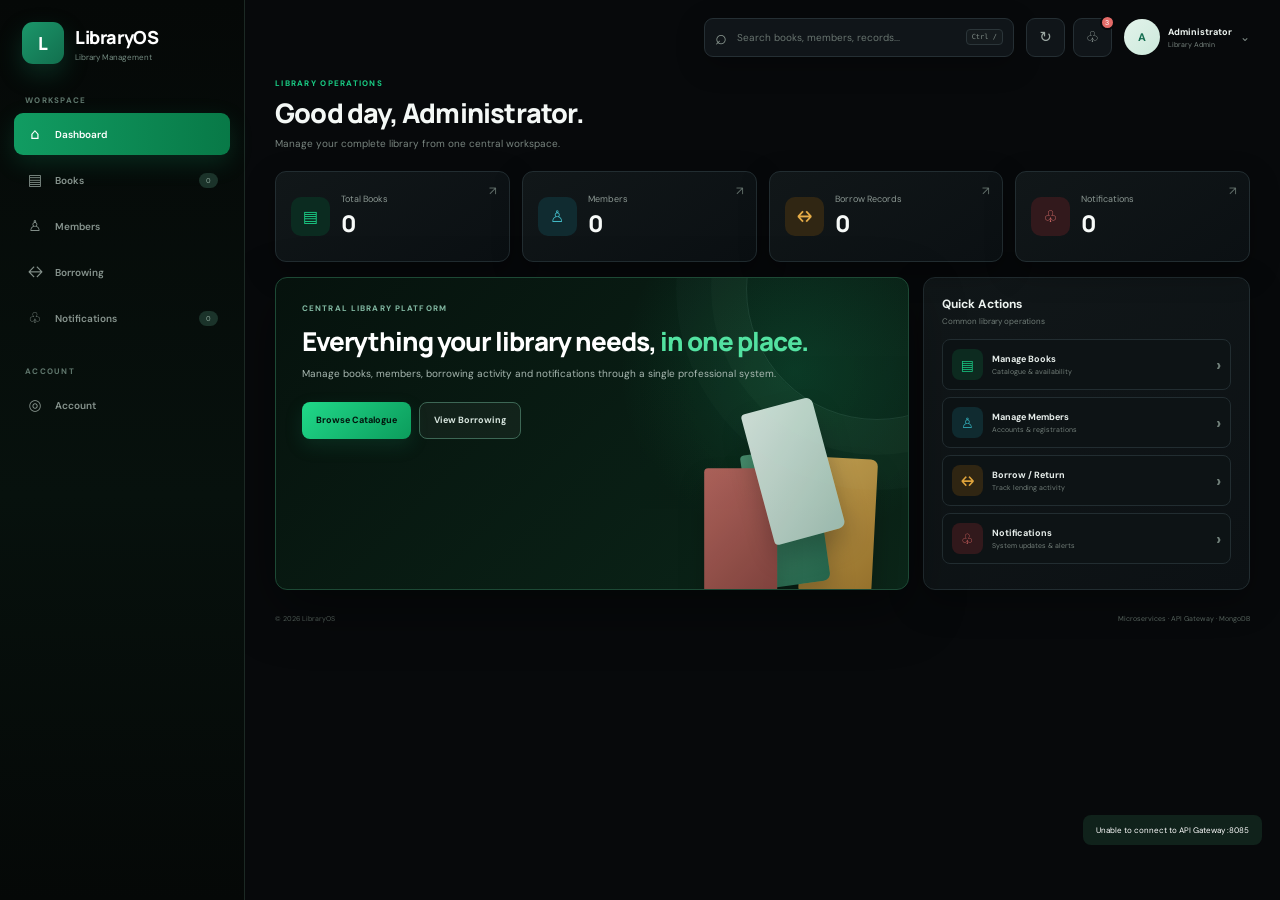
<file: frontend/index.html>
<!DOCTYPE html>
<html lang="en">
<head>
    <meta charset="UTF-8">
    <meta name="viewport" content="width=device-width, initial-scale=1.0">

    <title>LibraryOS | Library Management System</title>

    <link rel="preconnect" href="https://fonts.googleapis.com">
    <link rel="preconnect" href="https://fonts.gstatic.com" crossorigin>

    <link
        href="https://fonts.googleapis.com/css2?family=DM+Sans:wght@400;500;600;700&family=Manrope:wght@600;700;800&display=swap"
        rel="stylesheet"
    >

    <link rel="stylesheet" href="styles.css">
</head>

<body>

<div class="app">

    <!-- ================= SIDEBAR ================= -->

    <aside class="sidebar">

        <div class="brand">
            <div class="brand-logo">L</div>

            <div>
                <div class="brand-name">LibraryOS</div>
                <div class="brand-subtitle">
                    Library Management
                </div>
            </div>
        </div>


        <div class="menu-title">
            WORKSPACE
        </div>

        <nav class="navigation">

            <button
                class="nav-item active"
                data-section="dashboard"
            >
                <span class="nav-icon">⌂</span>
                <span>Dashboard</span>
            </button>


            <button
                class="nav-item"
                data-section="books"
            >
                <span class="nav-icon">▤</span>
                <span>Books</span>
                <small id="sideBookCount">—</small>
            </button>


            <button
                class="nav-item"
                data-section="users"
            >
                <span class="nav-icon">♙</span>
                <span>Members</span>
            </button>


            <button
                class="nav-item"
                data-section="borrows"
            >
                <span class="nav-icon">↔</span>
                <span>Borrowing</span>
            </button>


            <button
                class="nav-item"
                data-section="notifications"
            >
                <span class="nav-icon">♧</span>
                <span>Notifications</span>
                <small id="sideNotificationCount">—</small>
            </button>

        </nav>


        <div class="menu-title account-title">
            ACCOUNT
        </div>

        <nav class="navigation">

            <button
                class="nav-item"
                data-section="auth"
            >
                <span class="nav-icon">◎</span>
                <span>Account</span>
            </button>

        </nav>


        <div class="sidebar-bottom">

            <div class="system-card">

                <div class="system-status">
                    <i></i>
                    System Operational
                </div>

                <p>
                    All library services are currently
                    running normally.
                </p>

                <div class="system-info">
                    <span>API Gateway</span>
                    <strong>8085</strong>
                </div>

                <div class="system-info">
                    <span>Database</span>
                    <strong>MongoDB</strong>
                </div>

            </div>


            <div class="sidebar-footer">
                LibraryOS v1.0 · 2026
            </div>

        </div>

    </aside>



    <!-- ================= MAIN ================= -->

    <main class="main">

        <!-- TOPBAR -->

        <header class="topbar">

            <div class="mobile-brand">

                <button
                    class="mobile-menu"
                    id="mobileMenu"
                >
                    ☰
                </button>

                <strong>
                    LibraryOS
                </strong>

            </div>


            <div class="search-box">

                <span>⌕</span>

                <input
                    id="globalSearch"
                    type="text"
                    placeholder="Search books, members, records..."
                >

                <kbd>
                    Ctrl /
                </kbd>

            </div>


            <div class="topbar-actions">

                <button
                    class="top-button"
                    id="refreshBtn"
                    title="Refresh"
                >
                    ↻
                </button>


                <button
                    class="top-button notification-button"
                    data-section="notifications"
                >
                    ♧
                    <i>3</i>
                </button>


                <div class="profile">

                    <div class="avatar">
                        A
                    </div>

                    <div>
                        <strong>
                            Administrator
                        </strong>

                        <small>
                            Library Admin
                        </small>
                    </div>

                    <span>
                       ⌄
                    </span>

                </div>

            </div>

        </header>



        <!-- ================= DASHBOARD ================= -->

        <section
            id="dashboard"
            class="section active"
        >

            <div class="page-heading">

                <div>

                    <div class="eyebrow">
                        LIBRARY OPERATIONS
                    </div>

                    <h1>
                        Good day, Administrator.
                    </h1>

                    <p>
                        Manage your complete library
                        from one central workspace.
                    </p>

                </div>


                <div class="gateway-status">

                    <i></i>

                    API Gateway

                    <strong>
                        :8085
                    </strong>

                </div>

            </div>



            <!-- STATISTICS -->

            <div class="statistics">

                <div class="stat-card">

                    <div class="stat-icon books">
                        ▤
                    </div>

                    <div class="stat-content">

                        <span>
                            Total Books
                        </span>

                        <strong id="bookCount">
                            —
                        </strong>

                        <small>
                            Book Service · 8080
                        </small>

                    </div>

                    <div class="stat-arrow">
                        ↗
                    </div>

                </div>



                <div class="stat-card">

                    <div class="stat-icon members">
                        ♙
                    </div>

                    <div class="stat-content">

                        <span>
                            Members
                        </span>

                        <strong id="userCount">
                            —
                        </strong>

                        <small>
                            User Service · 8081
                        </small>

                    </div>

                    <div class="stat-arrow">
                        ↗
                    </div>

                </div>



                <div class="stat-card">

                    <div class="stat-icon borrowing">
                        ↔
                    </div>

                    <div class="stat-content">

                        <span>
                            Borrow Records
                        </span>

                        <strong id="borrowCount">
                            —
                        </strong>

                        <small>
                            Borrow Service · 8083
                        </small>

                    </div>

                    <div class="stat-arrow">
                        ↗
                    </div>

                </div>



                <div class="stat-card">

                    <div class="stat-icon notifications">
                        ♧
                    </div>

                    <div class="stat-content">

                        <span>
                            Notifications
                        </span>

                        <strong id="notificationCount">
                            —
                        </strong>

                        <small>
                            Notification · 8084
                        </small>

                    </div>

                    <div class="stat-arrow">
                        ↗
                    </div>

                </div>

            </div>



            <!-- HERO + QUICK ACTIONS -->

            <div class="dashboard-grid">


                <div class="hero-card">

                    <div class="hero-content">

                        <div class="hero-label">
                            CENTRAL LIBRARY PLATFORM
                        </div>

                        <h2>
                            Everything your library needs,
                            <span>
                                in one place.
                            </span>
                        </h2>

                        <p>
                            Manage books, members, borrowing
                            activity and notifications through
                            a single professional system.
                        </p>


                        <div class="hero-buttons">

                            <button
                                class="btn primary"
                                data-section="books"
                            >
                                Browse Catalogue
                            </button>

                            <button
                                class="btn hero-outline"
                                data-section="borrows"
                            >
                                View Borrowing
                            </button>

                        </div>

                    </div>


                    <div class="book-art">

                        <div class="book book-one"></div>
                        <div class="book book-two"></div>
                        <div class="book book-three"></div>
                        <div class="book book-four"></div>

                    </div>

                </div>



                <div class="panel quick-panel">

                    <div class="panel-heading">

                        <div>
                            <h3>
                                Quick Actions
                            </h3>

                            <p>
                                Common library operations
                            </p>
                        </div>

                    </div>


                    <button
                        class="quick-action"
                        data-section="books"
                    >

                        <span class="quick-icon green">
                            ▤
                        </span>

                        <div>
                            <b>
                                Manage Books
                            </b>

                            <small>
                                Catalogue & availability
                            </small>
                        </div>

                        <strong>
                            ›
                        </strong>

                    </button>


                    <button
                        class="quick-action"
                        data-section="users"
                    >

                        <span class="quick-icon teal">
                            ♙
                        </span>

                        <div>
                            <b>
                                Manage Members
                            </b>

                            <small>
                                Accounts & registrations
                            </small>
                        </div>

                        <strong>
                            ›
                        </strong>

                    </button>


                    <button
                        class="quick-action"
                        data-section="borrows"
                    >

                        <span class="quick-icon amber">
                            ↔
                        </span>

                        <div>
                            <b>
                                Borrow / Return
                            </b>

                            <small>
                                Track lending activity
                            </small>
                        </div>

                        <strong>
                            ›
                        </strong>

                    </button>


                    <button
                        class="quick-action"
                        data-section="notifications"
                    >

                        <span class="quick-icon coral">
                            ♧
                        </span>

                        <div>
                            <b>
                                Notifications
                            </b>

                            <small>
                                System updates & alerts
                            </small>
                        </div>

                        <strong>
                            ›
                        </strong>

                    </button>

                </div>

            </div>



            <!-- SERVICE OVERVIEW -->

            <div class="bottom-grid">


                <div class="panel">

                    <div class="panel-heading">

                        <div>

                            <h3>
                                Service Overview
                            </h3>

                            <p>
                                Connected microservices
                            </p>

                        </div>

                        <span class="live">
                            <i></i>
                            Live
                        </span>

                    </div>


                    <div class="service-list">

                        <div class="service">

                            <span class="service-icon books">
                                ▤
                            </span>

                            <div>
                                <b>
                                    Book Service
                                </b>

                                <small>
                                    Catalogue management
                                </small>
                            </div>

                            <strong>
                                :8080
                            </strong>

                            <em>
                                Online
                            </em>

                        </div>


                        <div class="service">

                            <span class="service-icon members">
                                ♙
                            </span>

                            <div>
                                <b>
                                    User Service
                                </b>

                                <small>
                                    Members & authentication
                                </small>
                            </div>

                            <strong>
                                :8081
                            </strong>

                            <em>
                                Online
                            </em>

                        </div>


                        <div class="service">

                            <span class="service-icon borrowing">
                                ↔
                            </span>

                            <div>
                                <b>
                                    Borrow Service
                                </b>

                                <small>
                                    Lending transactions
                                </small>
                            </div>

                            <strong>
                                :8083
                            </strong>

                            <em>
                                Online
                            </em>

                        </div>


                        <div class="service">

                            <span class="service-icon notifications">
                                ♧
                            </span>

                            <div>
                                <b>
                                    Notification Service
                                </b>

                                <small>
                                    System notifications
                                </small>
                            </div>

                            <strong>
                                :8084
                            </strong>

                            <em>
                                Online
                            </em>

                        </div>

                    </div>

                </div>



                <div class="panel architecture">

                    <div class="panel-heading">

                        <div>

                            <h3>
                                System Architecture
                            </h3>

                            <p>
                                Gateway-first architecture
                            </p>

                        </div>

                    </div>


                    <div class="architecture-flow">

                        <div class="architecture-node gateway">
                            <b>
                                API Gateway
                            </b>

                            <small>
                                localhost:8085
                            </small>
                        </div>


                        <div class="connection-line"></div>


                        <div class="service-chips">

                            <span>
                                Books
                            </span>

                            <span>
                                Users
                            </span>

                            <span>
                                Borrow
                            </span>

                            <span>
                                Notify
                            </span>

                        </div>


                        <div class="connection-line"></div>


                        <div class="architecture-node database">

                            <b>
                                MongoDB
                            </b>

                            <small>
                                localhost:27017
                            </small>

                        </div>

                    </div>

                </div>

            </div>

        </section>



        <!-- ================= BOOKS ================= -->

        <section
            id="books"
            class="section"
        >

            <div class="section-header">

                <div>

                    <div class="eyebrow">
                        CATALOGUE
                    </div>

                    <h1>
                        Books
                    </h1>

                    <p>
                        Manage your complete library collection.
                    </p>

                </div>


                <div class="section-actions">

                    <input
                        id="bookSearch"
                        placeholder="Search books..."
                    >

                    <button
                        class="btn light"
                        id="bookSearchBtn"
                    >
                        Search
                    </button>

                    <button
                        class="btn primary"
                        id="addBookBtn"
                    >
                        + Add Book
                    </button>

                </div>

            </div>


            <div
                id="booksTable"
                class="table-container"
            ></div>

        </section>



        <!-- ================= MEMBERS ================= -->

        <section
            id="users"
            class="section"
        >

            <div class="section-header">

                <div>

                    <div class="eyebrow">
                        PEOPLE
                    </div>

                    <h1>
                        Members
                    </h1>

                    <p>
                        Manage registered library members.
                    </p>

                </div>


                <button
                    class="btn light"
                    id="refreshUsersBtn"
                >
                    ↻ Refresh
                </button>

            </div>


            <div
                id="usersTable"
                class="table-container"
            ></div>

        </section>



        <!-- ================= BORROW ================= -->

        <section
            id="borrows"
            class="section"
        >

            <div class="section-header">

                <div>

                    <div class="eyebrow">
                        LENDING
                    </div>

                    <h1>
                        Borrowing
                    </h1>

                    <p>
                        Track active loans and returned books.
                    </p>

                </div>


                <div class="section-actions">

                    <button
                        class="btn light"
                        id="refreshBorrowsBtn"
                    >
                        ↻ Refresh
                    </button>

                    <button
                        class="btn primary"
                        id="addBorrowBtn"
                    >
                        + New Borrow
                    </button>

                </div>

            </div>


            <div
                id="borrowsTable"
                class="table-container"
            ></div>

        </section>



        <!-- ================= NOTIFICATIONS ================= -->

        <section
            id="notifications"
            class="section"
        >

            <div class="section-header">

                <div>

                    <div class="eyebrow">
                        SYSTEM
                    </div>

                    <h1>
                        Notifications
                    </h1>

                    <p>
                        Important system updates and alerts.
                    </p>

                </div>


                <button
                    class="btn light"
                    id="refreshNotificationsBtn"
                >
                    ↻ Refresh
                </button>

            </div>


            <div
                id="notificationsList"
                class="notifications-list"
            ></div>

        </section>



        <!-- ================= ACCOUNT ================= -->

        <section
            id="auth"
            class="section"
        >

            <div class="section-header">

                <div>

                    <div class="eyebrow">
                        ACCOUNT & SECURITY
                    </div>

                    <h1>
                        Account
                    </h1>

                    <p>
                        Sign in or create a library member account.
                    </p>

                </div>

            </div>


            <div class="auth-grid">


                <div class="panel auth-card">

                    <div class="panel-heading">

                        <div>
                            <h3>
                                Welcome Back
                            </h3>

                            <p>
                                Sign in to your account.
                            </p>
                        </div>

                    </div>


                    <form id="loginForm">

                        <label>
                            Email

                            <input
                                id="loginEmail"
                                type="email"
                                placeholder="admin@example.com"
                                required
                            >

                        </label>


                        <label>
                            Password

                            <input
                                id="loginPassword"
                                type="password"
                                placeholder="••••••••"
                                required
                            >

                        </label>


                        <button
                            class="btn primary"
                            type="submit"
                        >
                            Sign In
                        </button>

                    </form>

                </div>



                <div class="panel auth-card">

                    <div class="panel-heading">

                        <div>

                            <h3>
                                Create Member
                            </h3>

                            <p>
                                Register a new library member.
                            </p>

                        </div>

                    </div>


                    <form id="registerForm">

                        <label>
                            Full Name

                            <input
                                id="regName"
                                placeholder="John Doe"
                                required
                            >

                        </label>


                        <label>
                            Email

                            <input
                                id="regEmail"
                                type="email"
                                placeholder="john@example.com"
                                required
                            >

                        </label>


                        <label>
                            Password

                            <input
                                id="regPassword"
                                type="password"
                                placeholder="••••••••"
                                required
                            >

                        </label>


                        <label>
                            Phone

                            <input
                                id="regPhone"
                                placeholder="+94..."
                            >

                        </label>


                        <label>
                            Role

                            <select id="regRole">

                                <option value="MEMBER">
                                    MEMBER
                                </option>

                                <option value="LIBRARIAN">
                                    LIBRARIAN
                                </option>

                                <option value="ADMIN">
                                    ADMIN
                                </option>

                            </select>

                        </label>


                        <button
                            class="btn primary"
                            type="submit"
                        >
                            Create Account
                        </button>

                    </form>

                </div>

            </div>


            <div
                id="authResult"
                class="result-box"
            ></div>

        </section>



        <footer>

            <span>
                © 2026 LibraryOS
            </span>

            <span>
                Microservices · API Gateway · MongoDB
            </span>

        </footer>

    </main>

</div>



<!-- ================= BOOK MODAL ================= -->

<dialog id="bookModal">

    <form
        id="bookForm"
        class="modal-form"
    >

        <div class="modal-header">

            <div>

                <small>
                    CATALOGUE
                </small>

                <h3>
                    Add Book
                </h3>

            </div>

            <button
                type="button"
                class="close-modal"
                data-close="bookModal"
            >
                ×
            </button>

        </div>


        <input
            type="hidden"
            id="bookId"
        >


        <label>
            Title

            <input
                id="bookTitle"
                required
            >

        </label>


        <label>
            Author

            <input
                id="bookAuthor"
                required
            >

        </label>


        <div class="two-column">

            <label>
                Category

                <input
                    id="bookCategory"
                    required
                >

            </label>


            <label>
                ISBN

                <input
                    id="bookIsbn"
                    required
                >

            </label>

        </div>


        <div class="two-column">

            <label>
                Quantity

                <input
                    id="bookQuantity"
                    type="number"
                    min="0"
                    required
                >

            </label>


            <label>
                Available Copies

                <input
                    id="bookAvailable"
                    type="number"
                    min="0"
                    required
                >

            </label>

        </div>


        <div class="modal-actions">

            <button
                type="button"
                class="btn light"
                data-close="bookModal"
            >
                Cancel
            </button>

            <button
                type="submit"
                class="btn primary"
            >
                Save Book
            </button>

        </div>

    </form>

</dialog>



<!-- ================= BORROW MODAL ================= -->

<dialog id="borrowModal">

    <form
        id="borrowForm"
        class="modal-form"
    >

        <div class="modal-header">

            <div>

                <small>
                    LENDING
                </small>

                <h3>
                    New Borrow Record
                </h3>

            </div>

            <button
                type="button"
                class="close-modal"
                data-close="borrowModal"
            >
                ×
            </button>

        </div>


        <label>
            User ID

            <input
                id="borrowUserId"
                required
            >

        </label>


        <label>
            Book ID

            <input
                id="borrowBookId"
                required
            >

        </label>


        <div class="two-column">

            <label>
                Borrow Date

                <input
                    id="borrowDate"
                    type="date"
                    required
                >

            </label>


            <label>
                Due Date

                <input
                    id="dueDate"
                    type="date"
                    required
                >

            </label>

        </div>


        <label>
            Status

            <select id="borrowStatus">

                <option>
                    BORROWED
                </option>

                <option>
                    RETURNED
                </option>

                <option>
                    OVERDUE
                </option>

            </select>

        </label>


        <div class="modal-actions">

            <button
                type="button"
                class="btn light"
                data-close="borrowModal"
            >
                Cancel
            </button>

            <button
                type="submit"
                class="btn primary"
            >
                Create Record
            </button>

        </div>

    </form>

</dialog>



<div class="gateway-pill">

    <i></i>

    Gateway

    <strong>
        localhost:8085
    </strong>

</div>


<div
    id="toast"
    class="toast"
></div>


<script src="app.js"></script>

</body>
</html>
</file>
<file: frontend/styles.css>
/* =========================================================
   LIBRARYOS — PROFESSIONAL LIBRARY MANAGEMENT UI
   Theme: Emerald / Charcoal / Warm White
   ========================================================= */

* {
    box-sizing: border-box;
}

:root {
    --bg: #f4f6f3;
    --white: #ffffff;

    --dark: #091512;
    --dark-2: #0e211b;
    --dark-3: #16352b;

    --text: #17231f;
    --text-2: #34443d;
    --muted: #7d8b84;
    --muted-2: #9aa59f;

    --border: #e1e7e3;

    --green: #16845c;
    --green-dark: #0f6d4c;
    --green-light: #e7f5ee;

    --teal: #087f83;
    --teal-light: #e5f5f4;

    --amber: #bb7818;
    --amber-light: #fff4dc;

    --coral: #c75b54;
    --coral-light: #fff0ed;

    --red: #c83e4d;
    --red-light: #fff0f2;

    --shadow-sm:
        0 4px 16px rgba(20, 42, 33, 0.045);

    --shadow-md:
        0 12px 32px rgba(20, 42, 33, 0.075);
}


/* =========================================================
   BASE
   ========================================================= */

html {
    scroll-behavior: smooth;
}

body {
    margin: 0;
    min-height: 100vh;

    background:
        radial-gradient(
            circle at 90% 0%,
            rgba(22, 132, 92, 0.045),
            transparent 27%
        ),
        var(--bg);

    color: var(--text);

    font-family:
        "DM Sans",
        system-ui,
        -apple-system,
        BlinkMacSystemFont,
        "Segoe UI",
        sans-serif;

    font-size: 14px;
}

button,
input,
select {
    font-family: inherit;
}

button {
    cursor: pointer;
}

::selection {
    color: white;
    background: var(--green);
}


/* =========================================================
   SCROLLBAR
   ========================================================= */

::-webkit-scrollbar {
    width: 7px;
    height: 7px;
}

::-webkit-scrollbar-track {
    background: #edf0ee;
}

::-webkit-scrollbar-thumb {
    border-radius: 50px;
    background: #bcc8c2;
}

::-webkit-scrollbar-thumb:hover {
    background: #9eaea6;
}


/* =========================================================
   SIDEBAR
   ========================================================= */

.sidebar {
    position: fixed;

    top: 0;
    left: 0;
    bottom: 0;

    width: 245px;

    z-index: 100;

    display: flex;
    flex-direction: column;

    padding: 22px 14px;

    color: #b9c9c1;

    background:
        linear-gradient(
            180deg,
            #091512 0%,
            #0b1b16 55%,
            #0a1713 100%
        );

    border-right: 1px solid #20372f;
}


/* BRAND */

.brand {
    display: flex;
    align-items: center;

    gap: 11px;

    padding: 0 8px 31px;
}

.brand-logo {
    width: 42px;
    height: 42px;

    display: grid;
    place-items: center;

    border-radius: 11px;

    color: white;

    background:
        linear-gradient(
            135deg,
            #1b966a,
            #126f4e
        );

    font-family: "Manrope", sans-serif;
    font-size: 18px;
    font-weight: 800;

    box-shadow:
        0 10px 24px rgba(22, 132, 92, 0.28);
}

.brand-name {
    color: white;

    font-family: "Manrope", sans-serif;
    font-size: 18px;
    font-weight: 800;

    letter-spacing: -0.4px;
}

.brand-subtitle {
    margin-top: 3px;

    color: #748b81;

    font-size: 8px;
}


/* MENU */

.menu-title {
    padding: 0 11px 8px;

    color: #5f766c;

    font-size: 8px;
    font-weight: 800;

    letter-spacing: 0.16em;
}

.account-title {
    margin-top: 27px;
}


.navigation {
    display: grid;

    gap: 4px;
}


.nav-item {
    width: 100%;

    display: flex;
    align-items: center;

    gap: 11px;

    padding: 11px 12px;

    border: 0;
    border-radius: 9px;

    color: #8fa39a;

    background: transparent;

    text-align: left;

    transition:
        background 0.18s ease,
        color 0.18s ease,
        transform 0.18s ease;
}

.nav-item:hover {
    color: white;

    background: #132920;

    transform: translateX(2px);
}

.nav-item.active {
    color: white;

    background:
        linear-gradient(
            90deg,
            #16845c,
            #147b56
        );

    box-shadow:
        0 8px 22px rgba(22, 132, 92, 0.22);
}

.nav-icon {
    width: 18px;

    display: inline-grid;
    place-items: center;

    font-size: 15px;
}

.nav-item span:not(.nav-icon) {
    font-size: 10px;
    font-weight: 600;
}

.nav-item small {
    margin-left: auto;

    padding: 3px 7px;

    border-radius: 99px;

    color: #8da79b;

    background: #1b332a;

    font-size: 7px;
}

.nav-item.active small {
    color: white;

    background: #30956f;
}


/* SIDEBAR BOTTOM */

.sidebar-bottom {
    margin-top: auto;
}

.system-card {
    padding: 13px;

    border: 1px solid #20382f;
    border-radius: 11px;

    background:
        linear-gradient(
            145deg,
            #0d211a,
            #0c1b16
        );
}

.system-status {
    color: #dce9e3;

    font-size: 9px;
    font-weight: 700;
}

.system-status i {
    width: 6px;
    height: 6px;

    display: inline-block;

    margin-right: 6px;

    border-radius: 50%;

    background: #2ad18b;

    box-shadow:
        0 0 0 3px rgba(42, 209, 139, 0.08);
}

.system-card p {
    margin: 7px 0 12px;

    color: #728980;

    font-size: 8px;
    line-height: 1.5;
}

.system-info {
    display: flex;
    justify-content: space-between;

    padding-top: 8px;
    margin-top: 7px;

    border-top: 1px solid #20362e;

    color: #71877e;

    font-size: 8px;
}

.system-info strong {
    color: #b7c9c0;
    font-weight: 600;
}

.sidebar-footer {
    padding-top: 11px;

    color: #526a60;

    text-align: center;

    font-size: 7px;
}


/* =========================================================
   MAIN
   ========================================================= */

.main {
    width: calc(100% - 245px);

    min-height: 100vh;

    margin-left: 245px;

    padding: 0 30px 45px;
}


/* =========================================================
   TOPBAR
   ========================================================= */

.topbar {
    height: 74px;

    display: flex;
    justify-content: flex-end;
    align-items: center;

    gap: 12px;
}

.mobile-brand {
    display: none;
}


/* SEARCH */

.search-box {
    width: 310px;
    height: 39px;

    display: flex;
    align-items: center;

    gap: 8px;

    padding: 0 10px;

    border: 1px solid var(--border);
    border-radius: 9px;

    background: white;

    box-shadow: var(--shadow-sm);
}

.search-box > span {
    color: #8a9790;

    font-size: 20px;
}

.search-box input {
    width: 100%;

    border: 0;
    outline: 0;

    color: var(--text);

    background: transparent;

    font-size: 10px;
}

.search-box input::placeholder {
    color: #9ba59f;
}

.search-box kbd {
    flex-shrink: 0;

    padding: 3px 5px;

    border: 1px solid #e0e5e1;
    border-radius: 4px;

    color: #8b9791;

    background: #fafbfa;

    font-size: 7px;
}


/* TOP ACTIONS */

.topbar-actions {
    display: flex;
    align-items: center;

    gap: 8px;
}

.top-button {
    position: relative;

    width: 39px;
    height: 39px;

    display: grid;
    place-items: center;

    border: 1px solid var(--border);
    border-radius: 9px;

    color: #63736b;

    background: white;

    font-size: 15px;

    transition: 0.18s ease;
}

.top-button:hover {
    color: var(--green);

    border-color: #cbded5;

    transform: translateY(-1px);
}

.notification-button i {
    position: absolute;

    top: -4px;
    right: -4px;

    width: 15px;
    height: 15px;

    display: grid;
    place-items: center;

    border: 2px solid var(--bg);
    border-radius: 50%;

    color: white;

    background: var(--coral);

    font-size: 7px;
    font-style: normal;
}


/* PROFILE */

.profile {
    display: flex;
    align-items: center;

    gap: 8px;

    margin-left: 4px;
}

.avatar {
    width: 36px;
    height: 36px;

    display: grid;
    place-items: center;

    border-radius: 50%;

    color: #176f52;

    background:
        linear-gradient(
            135deg,
            #e3f3eb,
            #cce9db
        );

    font-size: 11px;
    font-weight: 800;
}

.profile strong {
    display: block;

    color: #26352e;

    font-size: 9px;
}

.profile small {
    display: block;

    margin-top: 2px;

    color: #8a9790;

    font-size: 7px;
}

.profile > span {
    color: #89958f;

    font-size: 12px;
}


/* =========================================================
   SECTIONS
   ========================================================= */

.section {
    display: none;
}

.section.active {
    display: block;

    animation: sectionIn 0.22s ease;
}

@keyframes sectionIn {
    from {
        opacity: 0;
        transform: translateY(5px);
    }

    to {
        opacity: 1;
        transform: translateY(0);
    }
}


/* =========================================================
   PAGE HEADINGS
   ========================================================= */

.page-heading,
.section-header {
    display: flex;
    justify-content: space-between;
    align-items: flex-end;

    gap: 20px;

    margin: 4px 0 21px;
}

.eyebrow {
    margin-bottom: 6px;

    color: var(--green);

    font-size: 8px;
    font-weight: 800;

    letter-spacing: 0.16em;
}

.page-heading h1,
.section-header h1 {
    margin: 0;

    color: var(--text);

    font-family: "Manrope", sans-serif;
    font-size: 27px;
    font-weight: 800;

    letter-spacing: -0.8px;
}

.page-heading p,
.section-header p {
    margin: 6px 0 0;

    color: #85918b;

    font-size: 10px;
}


/* GATEWAY */

.gateway-status {
    padding: 8px 11px;

    border: 1px solid #d7e5de;
    border-radius: 8px;

    color: #65756e;

    background: #f9fcfa;

    font-size: 8px;
}

.gateway-status i {
    width: 6px;
    height: 6px;

    display: inline-block;

    margin-right: 6px;

    border-radius: 50%;

    background: #2ad18b;
}

.gateway-status strong {
    margin-left: 4px;

    color: #24352e;
}


/* =========================================================
   STATISTICS
   ========================================================= */

.statistics {
    display: grid;

    grid-template-columns:
        repeat(4, 1fr);

    gap: 12px;

    margin-bottom: 15px;
}

.stat-card {
    position: relative;

    min-height: 91px;

    display: flex;
    align-items: center;

    gap: 11px;

    padding: 15px;

    border: 1px solid var(--border);
    border-radius: 11px;

    background: white;

    box-shadow: var(--shadow-sm);

    transition:
        transform 0.18s ease,
        box-shadow 0.18s ease;
}

.stat-card:hover {
    transform: translateY(-2px);

    box-shadow: var(--shadow-md);
}

.stat-icon {
    width: 39px;
    height: 39px;

    display: grid;
    place-items: center;

    flex-shrink: 0;

    border-radius: 10px;

    font-size: 16px;
    font-weight: 700;
}

.stat-icon.books,
.service-icon.books {
    color: var(--green);
    background: var(--green-light);
}

.stat-icon.members,
.service-icon.members {
    color: var(--teal);
    background: var(--teal-light);
}

.stat-icon.borrowing,
.service-icon.borrowing {
    color: var(--amber);
    background: var(--amber-light);
}

.stat-icon.notifications,
.service-icon.notifications {
    color: var(--coral);
    background: var(--coral-light);
}

.stat-content span {
    display: block;

    color: #78867f;

    font-size: 9px;
}

.stat-content strong {
    display: block;

    margin: 2px 0;

    color: #1b2923;

    font-family: "Manrope", sans-serif;
    font-size: 23px;
    font-weight: 800;
}

.stat-content small {
    color: #9aa59f;

    font-size: 7px;
}

.stat-arrow {
    position: absolute;

    top: 11px;
    right: 12px;

    color: #9aa59f;

    font-size: 12px;
}


/* =========================================================
   DASHBOARD GRID
   ========================================================= */

.dashboard-grid {
    display: grid;

    grid-template-columns:
        1.55fr 0.8fr;

    gap: 14px;
}


/* =========================================================
   HERO
   ========================================================= */

.hero-card {
    position: relative;

    min-height: 245px;

    overflow: hidden;

    padding: 25px 26px;

    border-radius: 12px;

    background:
        radial-gradient(
            circle at 80% 40%,
            rgba(53, 157, 113, 0.25),
            transparent 31%
        ),
        linear-gradient(
            120deg,
            #0a2119,
            #123b2c
        );

    box-shadow:
        0 14px 35px rgba(9, 40, 27, 0.15);
}

.hero-card::after {
    content: "";

    position: absolute;

    width: 260px;
    height: 260px;

    right: -100px;
    top: -120px;

    border: 1px solid rgba(160, 220, 195, 0.12);

    border-radius: 50%;

    box-shadow:
        0 0 0 35px rgba(160, 220, 195, 0.025),
        0 0 0 70px rgba(160, 220, 195, 0.02);
}

.hero-content {
    position: relative;

    z-index: 3;
}

.hero-label {
    color: #81b7a1;

    font-size: 8px;
    font-weight: 800;

    letter-spacing: 0.14em;
}

.hero-card h2 {
    max-width: 570px;

    margin: 13px 0 9px;

    color: white;

    font-family: "Manrope", sans-serif;
    font-size: 26px;
    font-weight: 800;

    line-height: 1.2;

    letter-spacing: -1px;
}

.hero-card h2 span {
    color: #91d4b5;
}

.hero-card p {
    max-width: 535px;

    margin: 0;

    color: #b8cec3;

    font-size: 10px;

    line-height: 1.65;
}

.hero-buttons {
    display: flex;

    gap: 8px;

    margin-top: 19px;
}

.btn {
    min-height: 37px;

    padding: 9px 14px;

    border: 0;
    border-radius: 8px;

    font-size: 9px;
    font-weight: 700;

    transition:
        transform 0.18s ease,
        background 0.18s ease,
        box-shadow 0.18s ease;
}

.btn:hover {
    transform: translateY(-1px);
}

.btn.primary {
    color: white;

    background:
        linear-gradient(
            135deg,
            #1b986a,
            #147b56
        );

    box-shadow:
        0 7px 18px rgba(22, 132, 92, 0.2);
}

.btn.primary:hover {
    background: var(--green-dark);
}

.btn.light {
    color: #43524b;

    border: 1px solid var(--border);

    background: white;
}

.btn.hero-outline {
    color: #dbeae3;

    border: 1px solid #4a7665;

    background: rgba(255,255,255,0.05);
}

.btn.hero-outline:hover {
    background: rgba(255,255,255,0.1);
}


/* ABSTRACT BOOKS */

.book-art {
    position: absolute;

    right: 20px;
    bottom: -15px;

    width: 220px;
    height: 190px;

    opacity: 0.9;

    transform: rotate(-5deg);
}

.book {
    position: absolute;

    width: 73px;
    height: 135px;

    border-radius: 4px 7px 7px 4px;

    box-shadow:
        0 14px 26px rgba(0,0,0,0.23);
}

.book-one {
    right: 15px;
    bottom: 6px;

    background:
        linear-gradient(
            135deg,
            #d6aa55,
            #a47a2e
        );

    transform: rotate(8deg);
}

.book-two {
    right: 67px;
    bottom: 18px;

    background:
        linear-gradient(
            135deg,
            #4f9a78,
            #286b51
        );

    transform: rotate(-3deg);
}

.book-three {
    right: 113px;
    bottom: 4px;

    background:
        linear-gradient(
            135deg,
            #bd6861,
            #88443f
        );

    transform: rotate(5deg);
}

.book-four {
    right: 55px;
    bottom: 64px;

    background:
        linear-gradient(
            135deg,
            #e2eee8,
            #aacabd
        );

    transform: rotate(-10deg);
}


/* =========================================================
   PANELS
   ========================================================= */

.panel {
    border: 1px solid var(--border);
    border-radius: 12px;

    background: white;

    box-shadow: var(--shadow-sm);
}

.quick-panel {
    padding: 18px;
}

.panel-heading {
    display: flex;
    justify-content: space-between;
    align-items: flex-start;

    margin-bottom: 13px;
}

.panel-heading h3 {
    margin: 0;

    color: #26352e;

    font-size: 12px;
}

.panel-heading p {
    margin: 4px 0 0;

    color: #8c9892;

    font-size: 8px;
}


/* QUICK ACTIONS */

.quick-action {
    width: 100%;

    display: flex;
    align-items: center;

    gap: 9px;

    padding: 9px;

    margin-bottom: 7px;

    border: 1px solid #e8ece9;
    border-radius: 8px;

    text-align: left;

    background: white;

    transition:
        background 0.18s ease,
        border 0.18s ease,
        transform 0.18s ease;
}

.quick-action:hover {
    border-color: #d4e2db;

    background: #fafcfb;

    transform: translateX(2px);
}

.quick-icon {
    width: 31px;
    height: 31px;

    display: grid;
    place-items: center;

    flex-shrink: 0;

    border-radius: 8px;

    font-size: 14px;
    font-weight: 700;
}

.quick-icon.green {
    color: var(--green);
    background: var(--green-light);
}

.quick-icon.teal {
    color: var(--teal);
    background: var(--teal-light);
}

.quick-icon.amber {
    color: var(--amber);
    background: var(--amber-light);
}

.quick-icon.coral {
    color: var(--coral);
    background: var(--coral-light);
}

.quick-action div {
    flex: 1;
}

.quick-action b {
    display: block;

    color: #29372f;

    font-size: 9px;
}

.quick-action small {
    display: block;

    margin-top: 2px;

    color: #929d97;

    font-size: 7px;
}

.quick-action > strong {
    color: #a0aaa5;

    font-size: 17px;
}


/* =========================================================
   BOTTOM GRID
   ========================================================= */

.bottom-grid {
    display: grid;

    grid-template-columns:
        1.2fr 0.8fr;

    gap: 14px;

    margin-top: 14px;
}


/* SERVICE */

.service-panel {
    padding: 18px;
}

.live {
    padding: 5px 8px;

    border-radius: 99px;

    color: #18835c;

    background: #ebf8f1;

    font-size: 7px;
}

.live i {
    width: 5px;
    height: 5px;

    display: inline-block;

    margin-right: 4px;

    border-radius: 50%;

    background: #2ad18b;
}

.service-list {
    display: grid;
}

.service {
    display: flex;
    align-items: center;

    gap: 9px;

    padding: 9px 0;

    border-top: 1px solid #edf0ee;
}

.service-icon {
    width: 29px;
    height: 29px;

    display: grid;
    place-items: center;

    flex-shrink: 0;

    border-radius: 7px;

    font-size: 12px;
    font-weight: 700;
}

.service > div {
    flex: 1;
}

.service b {
    display: block;

    color: #29372f;

    font-size: 9px;
}

.service small {
    display: block;

    margin-top: 2px;

    color: #929d97;

    font-size: 7px;
}

.service > strong {
    color: #7b8982;

    font-size: 8px;
}

.service > em {
    padding: 4px 7px;

    border-radius: 99px;

    color: #17805a;

    background: #ebf8f1;

    font-size: 7px;

    font-style: normal;
}


/* =========================================================
   ARCHITECTURE
   ========================================================= */

.architecture {
    padding: 18px;
}

.architecture-flow {
    padding: 8px 10px;

    text-align: center;
}

.architecture-node {
    display: inline-flex;

    flex-direction: column;

    align-items: center;

    padding: 8px 18px;

    border: 1px solid #d1e1d9;
    border-radius: 8px;

    background: #f5faf7;
}

.architecture-node b {
    color: #1d4737;

    font-size: 8px;
}

.architecture-node small {
    margin-top: 2px;

    color: #8b9891;

    font-size: 7px;
}

.connection-line {
    width: 1px;
    height: 16px;

    margin: auto;

    background: #cbdad3;
}

.service-chips {
    display: flex;
    justify-content: center;

    gap: 6px;

    flex-wrap: wrap;
}

.service-chips span {
    padding: 6px 8px;

    border: 1px solid #e0e7e3;
    border-radius: 6px;

    color: #63726b;

    background: white;

    font-size: 7px;
}


/* =========================================================
   SECTION ACTIONS
   ========================================================= */

.section-actions {
    display: flex;

    align-items: center;

    gap: 7px;

    flex-wrap: wrap;
}

.section-actions input {
    width: 190px;
    height: 37px;

    padding: 0 10px;

    border: 1px solid var(--border);
    border-radius: 8px;

    outline: 0;

    color: var(--text);

    background: white;

    font-size: 10px;
}

.section-actions input:focus {
    border-color: #9fcdbb;

    box-shadow:
        0 0 0 3px rgba(22,132,92,0.07);
}


/* =========================================================
   TABLE
   ========================================================= */

.table-container {
    overflow: auto;

    border: 1px solid var(--border);
    border-radius: 11px;

    background: white;

    box-shadow: var(--shadow-sm);
}

.data-table {
    width: 100%;

    border-collapse: collapse;
}

.data-table th,
.data-table td {
    padding: 12px 13px;

    border-bottom: 1px solid #edf0ee;

    text-align: left;

    font-size: 9px;
}

.data-table th {
    color: #75837b;

    background: #f8faf9;

    font-size: 7px;
    font-weight: 800;

    letter-spacing: 0.06em;

    text-transform: uppercase;
}

.data-table td {
    color: #394941;
}

.data-table tbody tr {
    transition: 0.15s ease;
}

.data-table tbody tr:hover {
    background: #fbfcfb;
}

.data-table tr:last-child td {
    border-bottom: 0;
}

.data-table td small {
    color: #929e98;
}


/* TAG */

.tag {
    display: inline-block;

    padding: 4px 7px;

    border-radius: 99px;

    color: #237556;

    background: #eaf5f0;

    font-size: 7px;
}


/* ROW BUTTONS */

.row-actions {
    display: flex;

    gap: 5px;
}

.small-btn {
    padding: 5px 8px;

    border: 1px solid var(--border);
    border-radius: 6px;

    color: #5b6962;

    background: white;

    font-size: 7px;
}

.small-btn:hover {
    background: #f6f8f7;
}

.small-btn.danger {
    color: #b13e45;
}


/* =========================================================
   NOTIFICATIONS
   ========================================================= */

.notifications-list {
    display: grid;

    gap: 9px;
}

.notification {
    padding: 14px;

    border: 1px solid var(--border);
    border-radius: 10px;

    background: white;

    box-shadow: var(--shadow-sm);

    transition: 0.18s ease;
}

.notification:hover {
    transform: translateY(-1px);

    box-shadow: var(--shadow-md);
}

.notification strong {
    display: block;

    color: #29372f;

    font-size: 10px;
}

.notification span {
    display: block;

    margin-top: 5px;

    color: #89958f;

    font-size: 8px;
}


/* =========================================================
   AUTH
   ========================================================= */

.auth-grid {
    display: grid;

    grid-template-columns:
        1fr 1fr;

    gap: 14px;
}

.auth-card {
    padding: 19px;
}

.auth-card form {
    display: grid;

    gap: 11px;
}

.auth-card label,
.modal-form label {
    display: grid;

    gap: 5px;

    color: #5c6b63;

    font-size: 8px;
    font-weight: 700;
}

.auth-card input,
.auth-card select,
.modal-form input,
.modal-form select {
    width: 100%;
    height: 37px;

    padding: 0 10px;

    border: 1px solid var(--border);
    border-radius: 8px;

    outline: 0;

    color: #27372f;

    background: white;

    font-size: 10px;
}

.auth-card input:focus,
.auth-card select:focus,
.modal-form input:focus,
.modal-form select:focus {
    border-color: #9fcdbb;

    box-shadow:
        0 0 0 3px rgba(22,132,92,0.07);
}

.result-box {
    min-height: 42px;

    margin-top: 14px;

    padding: 12px;

    border: 1px solid var(--border);
    border-radius: 9px;

    color: #526159;

    background: white;

    font-size: 9px;
}


/* =========================================================
   MODALS
   ========================================================= */

dialog {
    width: min(520px, 92vw);

    padding: 0;

    border: 0;

    border-radius: 13px;

    background: white;

    box-shadow:
        0 25px 80px rgba(10,30,22,0.25);
}

dialog::backdrop {
    background: rgba(7,17,13,0.58);

    backdrop-filter: blur(3px);
}

.modal-form {
    display: grid;

    gap: 11px;

    padding: 21px;
}

.modal-header {
    display: flex;
    justify-content: space-between;
    align-items: flex-start;
}

.modal-header small {
    color: var(--green);

    font-size: 7px;
    font-weight: 800;

    letter-spacing: 0.12em;
}

.modal-header h3 {
    margin: 4px 0;

    color: var(--text);

    font-family: "Manrope", sans-serif;
    font-size: 17px;
}

.close-modal {
    width: 30px;
    height: 30px;

    border: 0;
    border-radius: 7px;

    color: #64736b;

    background: #f1f4f2;

    font-size: 19px;
}

.close-modal:hover {
    background: #e8ecea;
}

.two-column {
    display: grid;

    grid-template-columns:
        1fr 1fr;

    gap: 10px;
}

.modal-actions {
    display: flex;
    justify-content: flex-end;

    gap: 7px;

    margin-top: 4px;
}


/* =========================================================
   FOOTER
   ========================================================= */

footer {
    display: flex;
    justify-content: space-between;

    margin-top: 24px;

    color: #9aa49f;

    font-size: 7px;
}


/* =========================================================
   GATEWAY FLOATING PILL
   ========================================================= */

.gateway-pill {
    position: fixed;

    right: 17px;
    bottom: 14px;

    z-index: 90;

    padding: 7px 10px;

    border: 1px solid #29463b;
    border-radius: 99px;

    color: #b8ccc2;

    background: #10221b;

    font-size: 7px;

    box-shadow:
        0 8px 20px rgba(7,24,17,0.15);
}

.gateway-pill i {
    width: 5px;
    height: 5px;

    display: inline-block;

    margin-right: 5px;

    border-radius: 50%;

    background: #2ad18b;
}

.gateway-pill strong {
    margin-left: 3px;

    color: white;
}


/* =========================================================
   TOAST
   ========================================================= */

.toast {
    position: fixed;

    right: 18px;
    bottom: 55px;

    z-index: 200;

    padding: 10px 13px;

    border-radius: 8px;

    color: white;

    background: #10221b;

    font-size: 8px;

    opacity: 0;

    pointer-events: none;

    transform: translateY(7px);

    transition:
        opacity 0.2s ease,
        transform 0.2s ease;
}

.toast.show {
    opacity: 1;

    transform: translateY(0);
}


/* =========================================================
   MOBILE
   ========================================================= */

.mobile-menu {
    display: none;
}


@media (max-width: 1100px) {

    .statistics {
        grid-template-columns:
            repeat(2, 1fr);
    }

    .dashboard-grid,
    .bottom-grid {
        grid-template-columns: 1fr;
    }

    .search-box {
        width: 230px;
    }
}


@media (max-width: 800px) {

    .sidebar {
        transform: translateX(-100%);

        transition:
            transform 0.22s ease;
    }

    .sidebar.open {
        transform: translateX(0);
    }

    .main {
        width: 100%;

        margin-left: 0;

        padding:
            0 17px 45px;
    }

    .topbar {
        height: 64px;

        justify-content: space-between;
    }

    .mobile-brand {
        display: flex;

        align-items: center;

        gap: 9px;
    }

    .mobile-brand strong {
        color: var(--text);

        font-family: "Manrope", sans-serif;
        font-size: 15px;
        font-weight: 800;
    }

    .mobile-menu {
        width: 34px;
        height: 34px;

        display: grid;
        place-items: center;

        border: 1px solid var(--border);
        border-radius: 7px;

        color: #53635b;

        background: white;
    }

    .search-box {
        display: none;
    }

    .profile {
        display: none;
    }

    .page-heading,
    .section-header {
        align-items: flex-start;

        flex-direction: column;
    }

    .gateway-status {
        align-self: flex-start;
    }

    .section-actions {
        width: 100%;
    }

    .section-actions input {
        flex: 1;
    }

    .auth-grid {
        grid-template-columns: 1fr;
    }

    .book-art {
        right: -35px;

        opacity: 0.45;
    }
}


@media (max-width: 520px) {

    .statistics {
        grid-template-columns: 1fr;
    }

    .two-column {
        grid-template-columns: 1fr;
    }

    .hero-card {
        min-height: 290px;

        padding: 21px;
    }

    .hero-card h2 {
        font-size: 22px;
    }

    .hero-card p {
        max-width: 100%;
    }

    .hero-buttons {
        flex-wrap: wrap;
    }

    .book-art {
        right: -65px;
    }

    .section-actions {
        flex-direction: column;
        align-items: stretch;
    }

    .section-actions input {
        width: 100%;
    }

    footer {
        display: block;

        line-height: 1.8;
    }

    .gateway-pill {
        right: 10px;
        bottom: 10px;
    }
}
/* =========================================================
   LIBRARYOS — FINAL DARK DASHBOARD OVERRIDES
   ========================================================= */

/* Hide technical dashboard elements */
.bottom-grid {
    display: none !important;
}

.sidebar-bottom {
    display: none !important;
}

.gateway-status {
    display: none !important;
}

.gateway-pill {
    display: none !important;
}

.stat-content small {
    display: none !important;
}

/* =========================================================
   DARK PROFESSIONAL THEME
   ========================================================= */

:root {
    --bg: #07090b;
    --white: #101519;

    --text: #f3f7f5;
    --text-2: #c3cec8;
    --muted: #7d8984;

    --border: #222d31;

    --green: #19c982;
    --green-dark: #0e9b60;
    --green-light: #0d2b20;

    --teal: #32a9b5;
    --teal-light: #102b30;

    --amber: #e2a63d;
    --amber-light: #302613;

    --coral: #e46b68;
    --coral-light: #32191c;

    --red: #d94b59;
    --red-light: #32191d;

    --shadow-sm:
        0 8px 28px rgba(0, 0, 0, 0.28);

    --shadow-md:
        0 18px 50px rgba(0, 0, 0, 0.42);
}


/* =========================================================
   BASE
   ========================================================= */

html {
    scroll-behavior: smooth;
}

body {
    background:
        radial-gradient(
            circle at 85% 0%,
            rgba(25, 201, 130, 0.06),
            transparent 28%
        ),
        #07090b;

    color: var(--text);
}


/* =========================================================
   SCROLLBAR
   ========================================================= */

::-webkit-scrollbar-track {
    background: #07090b;
}

::-webkit-scrollbar-thumb {
    background: #263238;
}

::-webkit-scrollbar-thumb:hover {
    background: #16845c;
}


/* =========================================================
   SIDEBAR
   ========================================================= */

.sidebar {
    background:
        linear-gradient(
            180deg,
            #050807 0%,
            #07110d 55%,
            #050807 100%
        );

    border-right: 1px solid #1c2924;
}


/* =========================================================
   NAVIGATION
   ========================================================= */

.nav-item {
    color: #87948e;
}

.nav-item:hover {
    background: #101916;
    color: white;
}

.nav-item.active {
    background:
        linear-gradient(
            90deg,
            #119c62,
            #087947
        );

    color: white;

    box-shadow:
        0 8px 24px rgba(25, 201, 130, 0.16);
}


/* =========================================================
   MAIN
   ========================================================= */

.main {
    background: #07090b;
}


/* =========================================================
   TOP SEARCH
   ========================================================= */

.search-box {
    background: #101519;
    border-color: #252f34;
}

.search-box input {
    color: #eaf1ee;
}

.search-box input::placeholder {
    color: #68746f;
}

.search-box kbd {
    background: #151b1e;
    border-color: #2b3539;
    color: #7f8b86;
}


/* =========================================================
   TOP BUTTONS
   ========================================================= */

.top-button {
    background: #101519;
    border-color: #252f34;
    color: #9ba7a2;
}

.top-button:hover {
    background: #151d20;
    border-color: #315243;
    color: #20d188;
}


/* =========================================================
   PROFILE
   ========================================================= */

.profile strong {
    color: #edf4f0;
}

.profile small {
    color: #78847f;
}

.profile > span {
    color: #7f8b86;
}


/* =========================================================
   PAGE HEADINGS
   ========================================================= */

.page-heading h1,
.section-header h1 {
    color: #f4f8f6;
}

.page-heading p,
.section-header p {
    color: #78847f;
}


/* =========================================================
   STATISTICS
   ========================================================= */

.stat-card {
    background:
        linear-gradient(
            145deg,
            #111719,
            #0b1013
        );

    border-color: #222d31;

    box-shadow:
        0 10px 30px rgba(0, 0, 0, 0.30);
}

.stat-card:hover {
    border-color: #315243;

    box-shadow:
        0 16px 40px rgba(0, 0, 0, 0.42);
}

.stat-content span {
    color: #8b9792;
}

.stat-content strong {
    color: #f7faf8;
}

.stat-arrow {
    color: #64716c;
}


/* =========================================================
   STAT ICONS
   ========================================================= */

.stat-icon.books,
.service-icon.books {
    color: #1bd188;
    background: #0b2b20;
}

.stat-icon.members,
.service-icon.members {
    color: #42b8c4;
    background: #102b30;
}

.stat-icon.borrowing,
.service-icon.borrowing {
    color: #e6ad48;
    background: #302613;
}

.stat-icon.notifications,
.service-icon.notifications {
    color: #eb7773;
    background: #32191c;
}


/* =========================================================
   HERO
   ========================================================= */

.hero-card {
    background:
        radial-gradient(
            circle at 82% 30%,
            rgba(25, 201, 130, 0.16),
            transparent 31%
        ),
        linear-gradient(
            135deg,
            #06120d,
            #0b2619
        );

    border: 1px solid #1d4935;

    box-shadow:
        0 20px 55px rgba(0, 0, 0, 0.42);
}

.hero-card h2 {
    color: white;
}

.hero-card h2 span {
    color: #53e2a1;
}

.hero-card p {
    color: #a8b8b1;
}


/* =========================================================
   HERO BUTTONS
   ========================================================= */

.btn.primary {
    background:
        linear-gradient(
            135deg,
            #20d889,
            #0c9c5c
        );

    color: #03130c;
}

.btn.primary:hover {
    background: #19c982;
}

.btn.light {
    background: #111719;
    border-color: #2a3539;
    color: #d7e1dc;
}

.btn.hero-outline {
    background: rgba(255, 255, 255, 0.04);
    border-color: #3d6755;
    color: #d8e6df;
}

.btn.hero-outline:hover {
    background: rgba(255, 255, 255, 0.09);
}


/* =========================================================
   QUICK PANEL
   ========================================================= */

.quick-panel {
    background:
        linear-gradient(
            145deg,
            #111719,
            #0c1114
        );

    border-color: #222d31;

    box-shadow:
        0 12px 35px rgba(0, 0, 0, 0.30);
}

.panel-heading h3 {
    color: #edf3f0;
}

.panel-heading p {
    color: #707c77;
}


/* =========================================================
   QUICK ACTIONS
   ========================================================= */

.quick-action {
    background: #0d1315;
    border-color: #222d31;
}

.quick-action:hover {
    background: #151d20;
    border-color: #315243;
}

.quick-action b {
    color: #e7eeeb;
}

.quick-action small {
    color: #727e79;
}

.quick-action > strong {
    color: #71807a;
}


/* =========================================================
   TABLES
   ========================================================= */

.table-container {
    background: #101519;
    border-color: #222d31;
}

.data-table th {
    color: #8d9994;
    background: #151b1e;
    border-bottom-color: #263136;
}

.data-table td {
    color: #c7d1cc;
    border-bottom-color: #202a2e;
}

.data-table tbody tr:hover {
    background: #151c1f;
}

.data-table td small {
    color: #74817b;
}

.tag {
    color: #55d59c;
    background: #0d2b20;
}

.small-btn {
    background: #101619;
    border-color: #29353a;
    color: #aab5b0;
}

.small-btn:hover {
    background: #172024;
}

.small-btn.danger {
    color: #ed7779;
}


/* =========================================================
   NOTIFICATIONS
   ========================================================= */

.notification {
    background: #101519;
    border-color: #222d31;
}

.notification strong {
    color: #e8efeb;
}

.notification span {
    color: #7b8782;
}


/* =========================================================
   SECTION ACTIONS
   ========================================================= */

.section-actions input {
    background: #101519;
    border-color: #252f34;
    color: #eaf1ee;
}

.section-actions input::placeholder {
    color: #68746f;
}

.section-actions input:focus {
    border-color: #3a765a;

    box-shadow:
        0 0 0 3px rgba(25, 201, 130, 0.09);
}


/* =========================================================
   AUTH
   ========================================================= */

.auth-card {
    background: #101519;
    border-color: #222d31;
}

.auth-card label,
.modal-form label {
    color: #8c9893;
}

.auth-card input,
.auth-card select,
.modal-form input,
.modal-form select {
    background: #0d1315;
    border-color: #252f34;
    color: #e7eeeb;
}

.auth-card input:focus,
.auth-card select:focus,
.modal-form input:focus,
.modal-form select:focus {
    border-color: #3a765a;

    box-shadow:
        0 0 0 3px rgba(25, 201, 130, 0.09);
}

.result-box {
    background: #0d1315;
    border-color: #252f34;
    color: #aab5b0;
}


/* =========================================================
   MODALS
   ========================================================= */

dialog {
    background: #101519;
    color: #e8efeb;

    box-shadow:
        0 25px 80px rgba(0, 0, 0, 0.65);
}

dialog::backdrop {
    background: rgba(0, 0, 0, 0.70);
}

.modal-header h3 {
    color: #f2f7f4;
}

.close-modal {
    background: #1a2226;
    color: #aab5b0;
}

.close-modal:hover {
    background: #222d31;
}


/* =========================================================
   FOOTER
   ========================================================= */

footer {
    color: #56635d;
}


/* =========================================================
   MOBILE
   ========================================================= */

@media (max-width: 800px) {
    .mobile-menu {
        background: #101519;
        border-color: #252f34;
        color: #aab5b0;
    }
}
</file>
